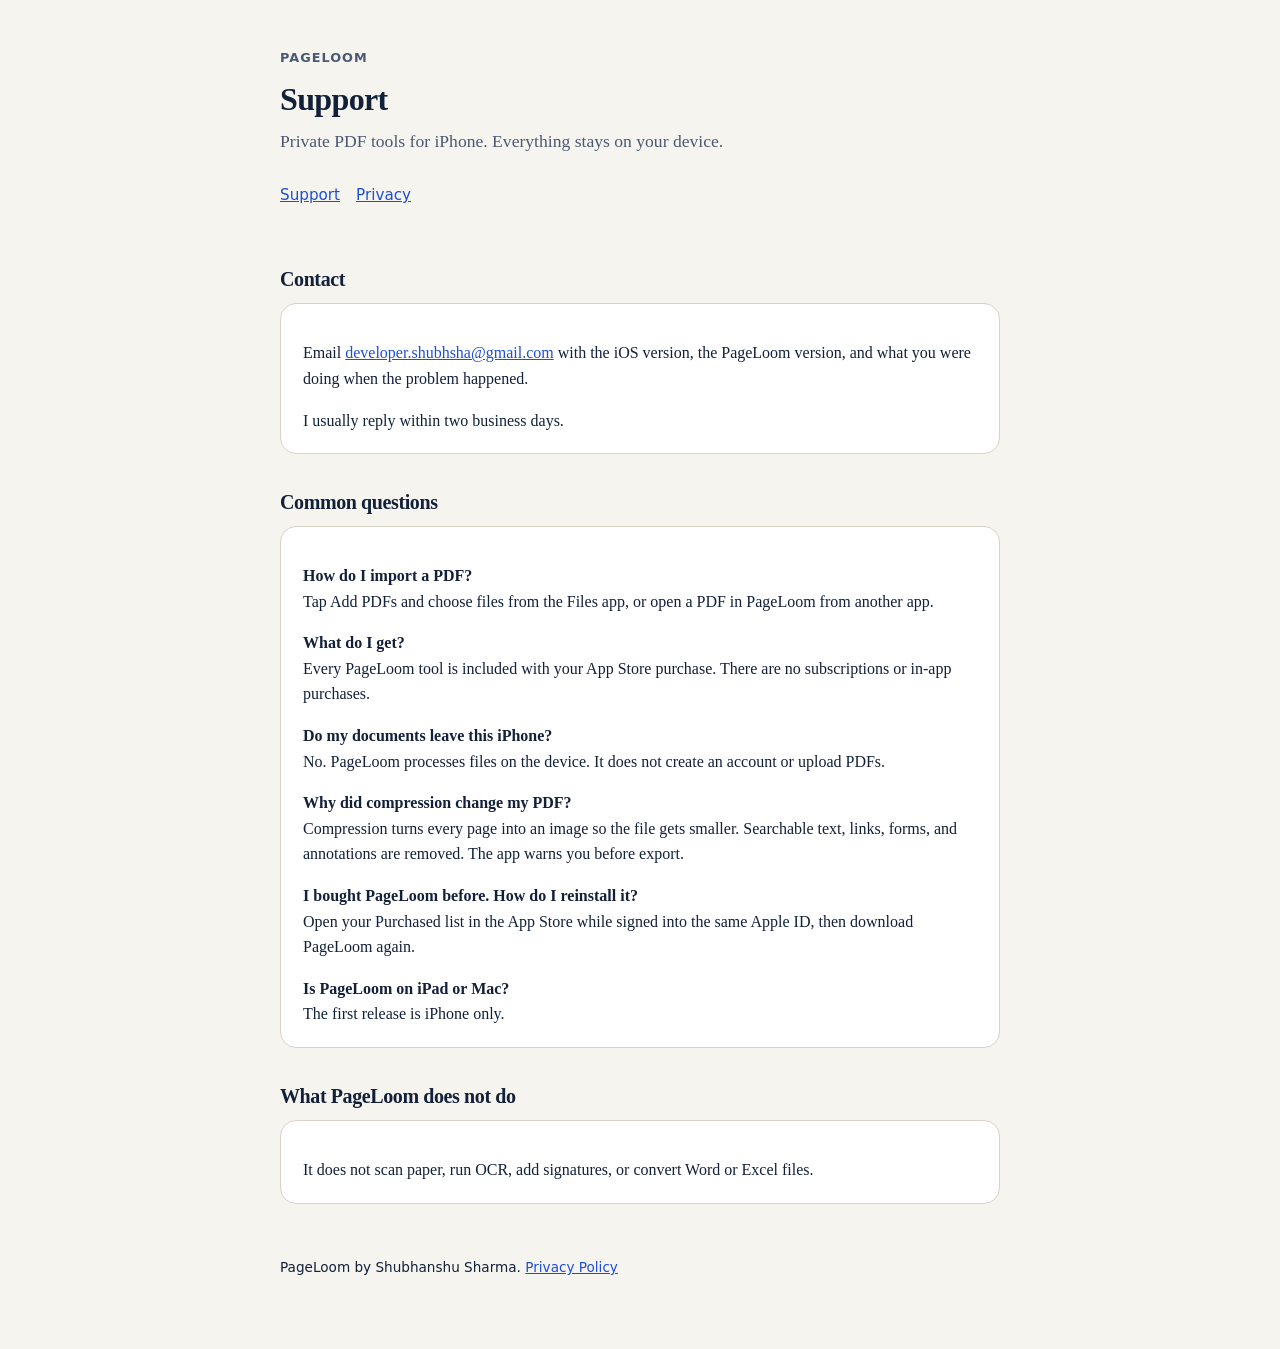
<file: index.html>
<!DOCTYPE html>
<html lang="en">
<head>
  <meta charset="utf-8">
  <meta name="viewport" content="width=device-width, initial-scale=1">
  <title>PageLoom Support</title>
  <meta name="description" content="Help and contact for PageLoom, the private on-device PDF toolkit for iPhone.">
  <link rel="stylesheet" href="styles.css">
</head>
<body>
  <header>
    <p class="eyebrow">PageLoom</p>
    <h1>Support</h1>
    <p class="lede">Private PDF tools for iPhone. Everything stays on your device.</p>
    <nav>
      <a href="index.html">Support</a>
      <a href="privacy.html">Privacy</a>
    </nav>
  </header>

  <main>
    <h2>Contact</h2>
    <div class="card">
      <p>
        Email
        <a href="mailto:developer.shubhsha@gmail.com?subject=PageLoom%20support">developer.shubhsha@gmail.com</a>
        with the iOS version, the PageLoom version, and what you were doing when the problem happened.
      </p>
      <p>I usually reply within two business days.</p>
    </div>

    <h2>Common questions</h2>
    <div class="card">
      <p><strong>How do I import a PDF?</strong><br>
      Tap Add PDFs and choose files from the Files app, or open a PDF in PageLoom from another app.</p>
      <p><strong>What do I get?</strong><br>
      Every PageLoom tool is included with your App Store purchase. There are no subscriptions or in-app purchases.</p>
      <p><strong>Do my documents leave this iPhone?</strong><br>
      No. PageLoom processes files on the device. It does not create an account or upload PDFs.</p>
      <p><strong>Why did compression change my PDF?</strong><br>
      Compression turns every page into an image so the file gets smaller. Searchable text, links, forms, and annotations are removed. The app warns you before export.</p>
      <p><strong>I bought PageLoom before. How do I reinstall it?</strong><br>
      Open your Purchased list in the App Store while signed into the same Apple ID, then download PageLoom again.</p>
      <p><strong>Is PageLoom on iPad or Mac?</strong><br>
      The first release is iPhone only.</p>
    </div>

    <h2>What PageLoom does not do</h2>
    <div class="card">
      <p>It does not scan paper, run OCR, add signatures, or convert Word or Excel files.</p>
    </div>
  </main>

  <footer>
    <p>PageLoom by Shubhanshu Sharma. <a href="privacy.html">Privacy Policy</a></p>
  </footer>
</body>
</html>
</file>
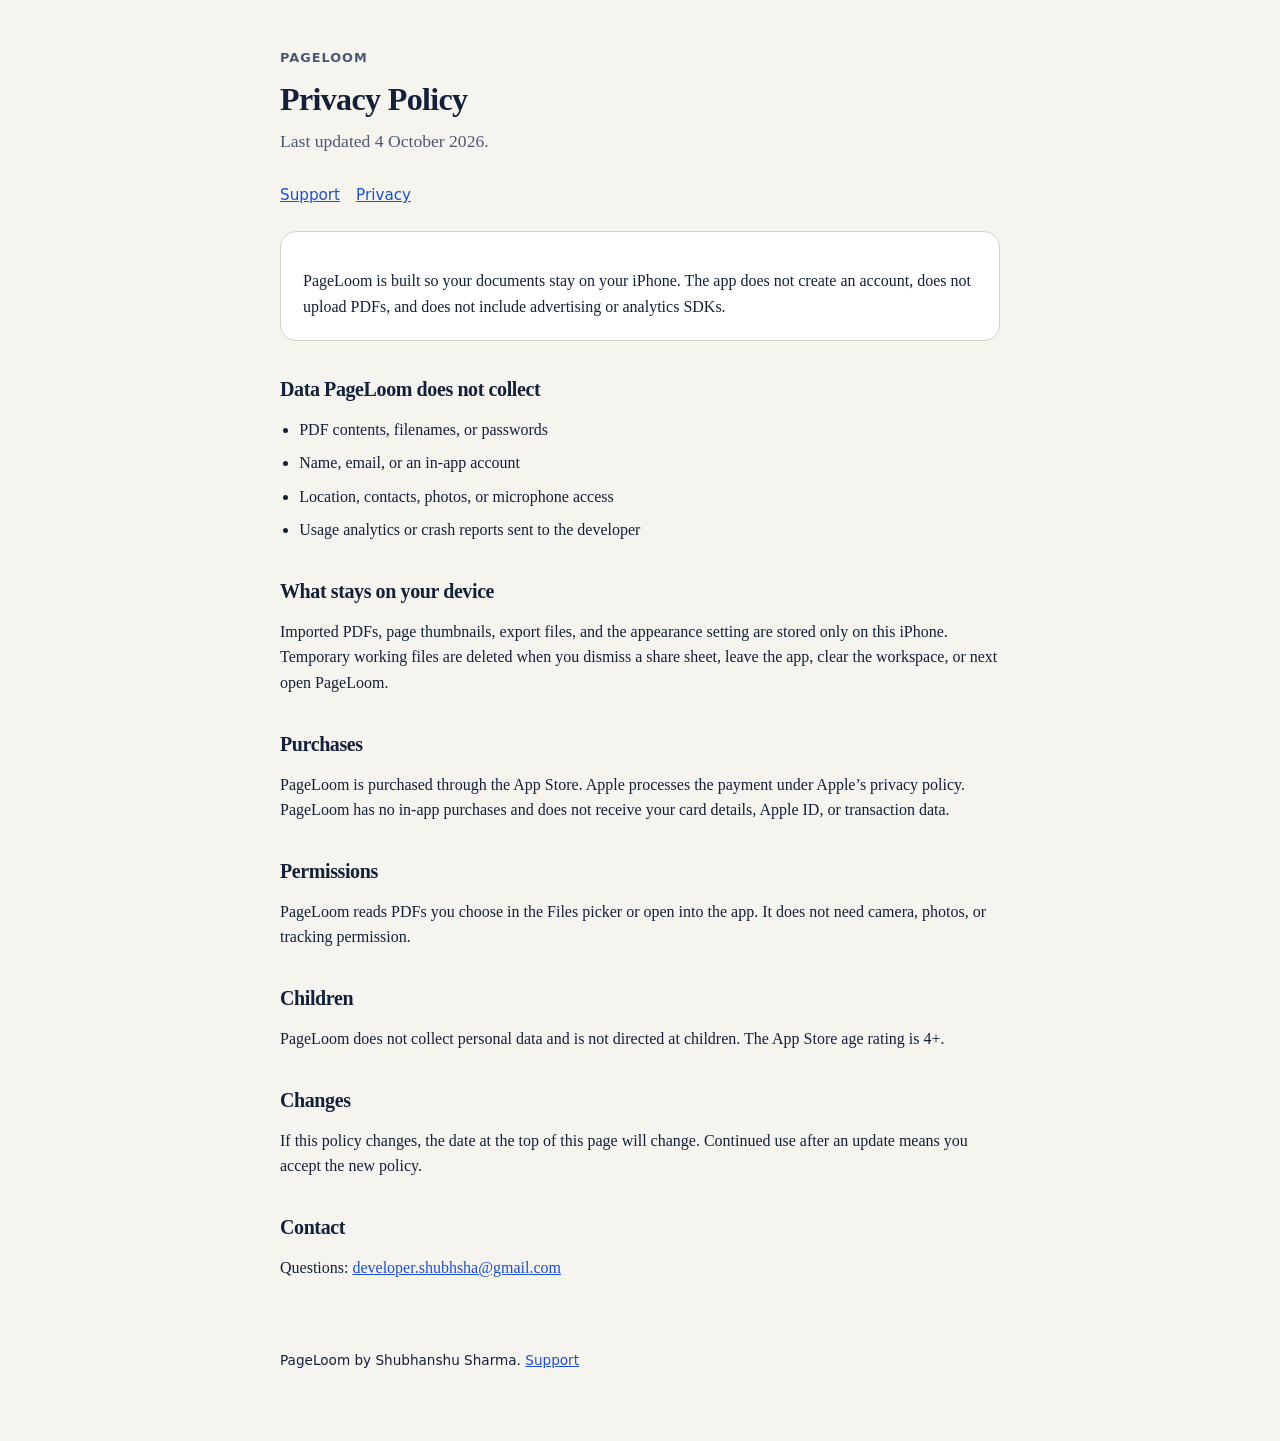
<file: privacy.html>
<!DOCTYPE html>
<html lang="en">
<head>
  <meta charset="utf-8">
  <meta name="viewport" content="width=device-width, initial-scale=1">
  <title>PageLoom Privacy Policy</title>
  <meta name="description" content="Privacy policy for PageLoom. Documents stay on your iPhone. No account, analytics, or uploads.">
  <link rel="stylesheet" href="styles.css">
</head>
<body>
  <header>
    <p class="eyebrow">PageLoom</p>
    <h1>Privacy Policy</h1>
    <p class="lede">Last updated 4 October 2026.</p>
    <nav>
      <a href="index.html">Support</a>
      <a href="privacy.html">Privacy</a>
    </nav>
  </header>

  <main>
    <div class="card">
      <p>PageLoom is built so your documents stay on your iPhone. The app does not create an account, does not upload PDFs, and does not include advertising or analytics SDKs.</p>
    </div>

    <h2>Data PageLoom does not collect</h2>
    <ul>
      <li>PDF contents, filenames, or passwords</li>
      <li>Name, email, or an in-app account</li>
      <li>Location, contacts, photos, or microphone access</li>
      <li>Usage analytics or crash reports sent to the developer</li>
    </ul>

    <h2>What stays on your device</h2>
    <p>Imported PDFs, page thumbnails, export files, and the appearance setting are stored only on this iPhone. Temporary working files are deleted when you dismiss a share sheet, leave the app, clear the workspace, or next open PageLoom.</p>

    <h2>Purchases</h2>
    <p>PageLoom is purchased through the App Store. Apple processes the payment under Apple’s privacy policy. PageLoom has no in-app purchases and does not receive your card details, Apple ID, or transaction data.</p>

    <h2>Permissions</h2>
    <p>PageLoom reads PDFs you choose in the Files picker or open into the app. It does not need camera, photos, or tracking permission.</p>

    <h2>Children</h2>
    <p>PageLoom does not collect personal data and is not directed at children. The App Store age rating is 4+.</p>

    <h2>Changes</h2>
    <p>If this policy changes, the date at the top of this page will change. Continued use after an update means you accept the new policy.</p>

    <h2>Contact</h2>
    <p>Questions: <a href="mailto:developer.shubhsha@gmail.com?subject=PageLoom%20privacy">developer.shubhsha@gmail.com</a></p>
  </main>

  <footer>
    <p>PageLoom by Shubhanshu Sharma. <a href="index.html">Support</a></p>
  </footer>
</body>
</html>
</file>
<file: styles.css>
:root {
  --ink: #12203a;
  --muted: #4b5873;
  --paper: #f6f4ef;
  --card: #ffffff;
  --line: #d9d3c7;
  --accent: #1e2959;
  --link: #1d4ed8;
}

* {
  box-sizing: border-box;
}

html,
body {
  margin: 0;
  padding: 0;
}

body {
  font-family: "Iowan Old Style", "Palatino Linotype", Palatino, Georgia, serif;
  background: var(--paper);
  color: var(--ink);
  line-height: 1.6;
}

header,
main,
footer {
  width: min(720px, calc(100% - 40px));
  margin: 0 auto;
}

header {
  padding: 48px 0 24px;
}

a {
  color: var(--link);
}

h1,
h2 {
  font-weight: 650;
  letter-spacing: -0.02em;
  line-height: 1.2;
}

h1 {
  margin: 12px 0 8px;
  font-size: 2rem;
}

h2 {
  margin: 36px 0 12px;
  font-size: 1.25rem;
}

p,
li {
  color: var(--ink);
}

.eyebrow {
  margin: 0;
  color: var(--muted);
  font-family: ui-sans-serif, system-ui, -apple-system, BlinkMacSystemFont, sans-serif;
  font-size: 0.8rem;
  font-weight: 650;
  letter-spacing: 0.08em;
  text-transform: uppercase;
}

.lede {
  margin: 0 0 28px;
  color: var(--muted);
  font-size: 1.1rem;
}

nav {
  display: flex;
  gap: 16px;
  font-family: ui-sans-serif, system-ui, -apple-system, BlinkMacSystemFont, sans-serif;
  font-size: 0.95rem;
}

.card {
  background: var(--card);
  border: 1px solid var(--line);
  border-radius: 16px;
  padding: 20px 22px;
}

.card p:last-child {
  margin-bottom: 0;
}

ul {
  padding-left: 1.2em;
}

li + li {
  margin-top: 8px;
}

footer {
  padding: 40px 0 56px;
  color: var(--muted);
  font-family: ui-sans-serif, system-ui, -apple-system, BlinkMacSystemFont, sans-serif;
  font-size: 0.85rem;
}
</file>
